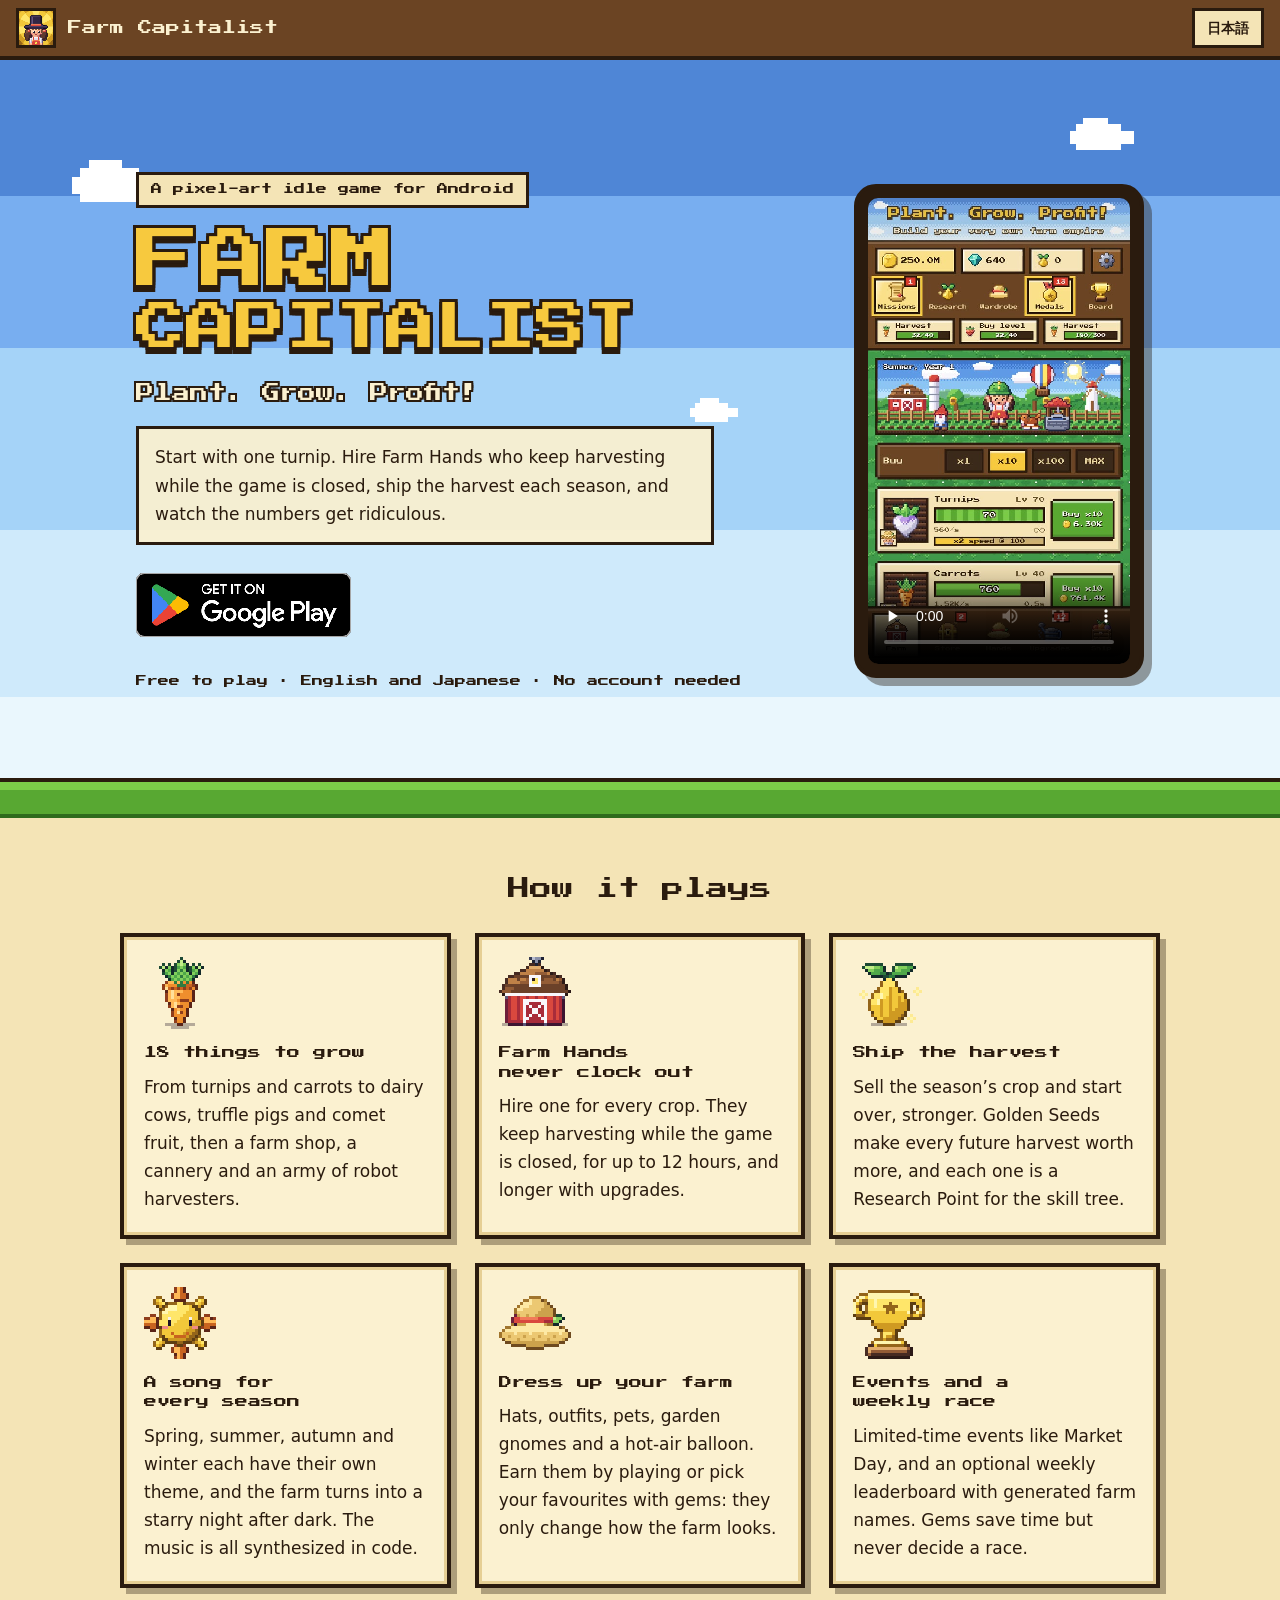
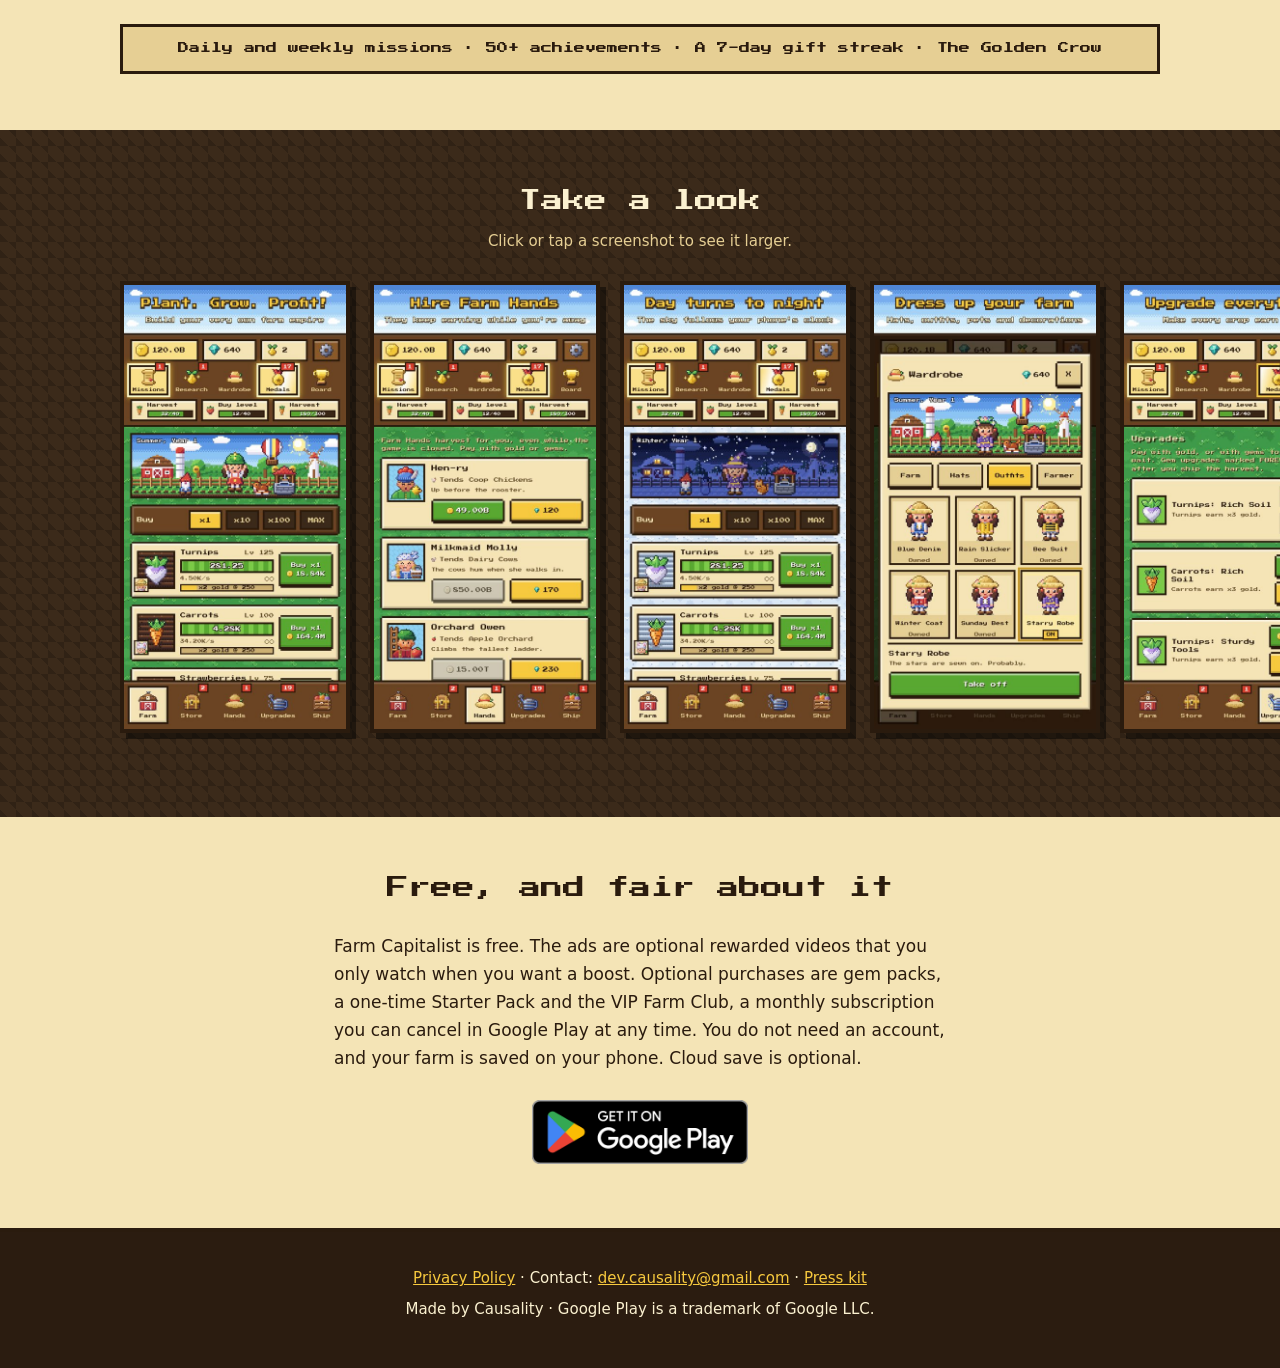
<file: index.html>
<!doctype html>
<html lang="en">
<head>
<meta charset="utf-8">
<meta name="viewport" content="width=device-width, initial-scale=1">
<title>Farm Capitalist: Idle Farming Tycoon for Android</title>
<meta name="description" content="A cozy idle farming game with 16-bit pixel art. Grow crops, hire Farm Hands, ship the harvest and start again, stronger. Free to play, in English and Japanese.">
<meta name="theme-color" content="#6b4423">
<link rel="canonical" href="https://causalityviolation.github.io/FarmCap/">
<link rel="alternate" hreflang="en" href="https://causalityviolation.github.io/FarmCap/">
<link rel="alternate" hreflang="ja" href="https://causalityviolation.github.io/FarmCap/ja.html">
<link rel="alternate" hreflang="x-default" href="https://causalityviolation.github.io/FarmCap/">
<meta property="og:type" content="website">
<meta property="og:title" content="Farm Capitalist: Idle Farming Tycoon for Android">
<meta property="og:description" content="A cozy idle farming game with 16-bit pixel art. Grow crops, hire Farm Hands, ship the harvest and start again, stronger. Free to play, in English and Japanese.">
<meta property="og:url" content="https://causalityviolation.github.io/FarmCap/">
<meta property="og:image" content="https://causalityviolation.github.io/FarmCap/assets/og.png">
<meta name="twitter:card" content="summary_large_image">
<link rel="icon" type="image/png" href="assets/icon-96.png">
<link rel="apple-touch-icon" href="assets/apple-touch-icon.png">
<script>
  /* A phone set to Japanese is sent on to ja.html; the link back adds ?lang=en so that the English page can still be read.
     With scripts off, this page is shown. */
  try {
    var l = (navigator.languages && navigator.languages[0]) || navigator.language || '';
    if (/^ja\b/i.test(l) && !/[?&]lang=en\b/.test(location.search)) location.replace('ja.html' + location.hash);
  } catch (e) {}
</script>
<link rel="stylesheet" href="assets/site.css">
<script src="assets/lightbox.js" defer></script>
</head>
<body>
<header class="top">
  <a class="brand" href="./"><img src="assets/icon-96.png" width="40" height="40" alt="">Farm Capitalist</a>
  <a class="lang" href="ja.html" hreflang="ja" lang="ja">日本語</a>
</header>

<main>
  <section class="hero">
    <div class="hero-in">
      <div class="hero-text">
        <p class="eyebrow">A pixel-art idle game for Android</p>
        <h1><span>Farm</span> <span>Capitalist</span></h1>
        <p class="tagline">Plant. Grow. Profit!</p>
        <p class="lead">Start with one turnip. Hire Farm Hands who keep harvesting while the game is closed, ship the harvest each season, and watch the numbers get ridiculous.</p>
        <p class="cta-row"><a class="badge" href="https://play.google.com/store/apps/details?id=com.causality.farmcapitalist&amp;hl=en&amp;referrer=utm_source%3Dlanding_en%26utm_medium%3Dweb%26utm_campaign%3Dlaunch"><img src="assets/google-play-badge-en.png" alt="Get it on Google Play" height="64"></a></p>
        <p class="note">Free to play · English and Japanese · No account needed</p>
      </div>
      <div class="phone">
        <video controls playsinline preload="none" poster="assets/poster-en.jpg" aria-label="Farm Capitalist trailer">
          <source src="assets/trailer-en.mp4" type="video/mp4">
        </video>
      </div>
    </div>
    <div class="grass" aria-hidden="true"></div>
  </section>

  <section class="how">
    <h2>How it plays</h2>
    <div class="cards">
      <article class="card">
        <img class="sprite" src="assets/icons/carrot.png" width="72" height="72" alt="">
        <h3>18 things to grow</h3>
        <p>From turnips and carrots to dairy cows, truffle pigs and comet fruit, then a farm shop, a cannery and an army of robot harvesters.</p>
      </article>
      <article class="card">
        <img class="sprite" src="assets/icons/barn_l.png" width="72" height="72" alt="">
        <h3>Farm Hands never clock out</h3>
        <p>Hire one for every crop. They keep harvesting while the game is closed, for up to 12 hours, and longer with upgrades.</p>
      </article>
      <article class="card">
        <img class="sprite" src="assets/icons/seed_l.png" width="72" height="72" alt="">
        <h3>Ship the harvest</h3>
        <p>Sell the season’s crop and start over, stronger. Golden Seeds make every future harvest worth more, and each one is a Research Point for the skill tree.</p>
      </article>
      <article class="card">
        <img class="sprite" src="assets/icons/sun_l.png" width="72" height="72" alt="">
        <h3>A song for every season</h3>
        <p>Spring, summer, autumn and winter each have their own theme, and the farm turns into a starry night after dark. The music is all synthesized in code.</p>
      </article>
      <article class="card">
        <img class="sprite" src="assets/icons/hat_l.png" width="72" height="72" alt="">
        <h3>Dress up your farm</h3>
        <p>Hats, outfits, pets, garden gnomes and a hot-air balloon. Earn them by playing or pick your favourites with gems: they only change how the farm looks.</p>
      </article>
      <article class="card">
        <img class="sprite" src="assets/icons/trophy_l.png" width="72" height="72" alt="">
        <h3>Events and a weekly race</h3>
        <p>Limited-time events like Market Day, and an optional weekly leaderboard with generated farm names. Gems save time but never decide a race.</p>
      </article>
    </div>
    <p class="strip">Daily and weekly missions · 50+ achievements · A 7-day gift streak · The Golden Crow</p>
  </section>

  <section class="look">
    <h2>Take a look</h2>
    <p class="hint">Click or tap a screenshot to see it larger.</p>
    <ul class="shots" tabindex="0" role="group" aria-label="Screenshots of the game. Scroll sideways to see more." data-close="Close" data-prev="Previous screenshot" data-next="Next screenshot">
        <li><a class="shot" href="assets/shots/en/01-big.png"><img src="assets/shots/en/01.jpg" width="230" height="460" loading="lazy" alt="Plant. Grow. Profit! The farm, with crops to buy and the farmer in the scene above"></a></li>
        <li><a class="shot" href="assets/shots/en/02-big.png"><img src="assets/shots/en/02.jpg" width="230" height="460" loading="lazy" alt="Hire Farm Hands: they keep earning while you are away"></a></li>
        <li><a class="shot" href="assets/shots/en/03-big.png"><img src="assets/shots/en/03.jpg" width="230" height="460" loading="lazy" alt="Day turns to night: the sky follows your phone’s clock"></a></li>
        <li><a class="shot" href="assets/shots/en/04-big.png"><img src="assets/shots/en/04.jpg" width="230" height="460" loading="lazy" alt="Dress up your farm: hats, outfits, pets and decorations"></a></li>
        <li><a class="shot" href="assets/shots/en/05-big.png"><img src="assets/shots/en/05.jpg" width="230" height="460" loading="lazy" alt="Upgrade everything: make every crop earn more"></a></li>
        <li><a class="shot" href="assets/shots/en/06-big.png"><img src="assets/shots/en/06.jpg" width="230" height="460" loading="lazy" alt="Ship the harvest: Golden Seeds boost every season"></a></li>
        <li><a class="shot" href="assets/shots/en/07-big.png"><img src="assets/shots/en/07.jpg" width="230" height="460" loading="lazy" alt="Top Farmers: race other farms every week"></a></li>
        <li><a class="shot" href="assets/shots/en/08-big.png"><img src="assets/shots/en/08.jpg" width="230" height="460" loading="lazy" alt="Missions and gifts: daily gifts, goals and chests"></a></li>
    </ul>
  </section>

  <section class="fair">
    <h2>Free, and fair about it</h2>
    <p>Farm Capitalist is free. The ads are optional rewarded videos that you only watch when you want a boost. Optional purchases are gem packs, a one-time Starter Pack and the VIP Farm Club, a monthly subscription you can cancel in Google Play at any time. You do not need an account, and your farm is saved on your phone. Cloud save is optional.</p>
    <p class="cta-row"><a class="badge" href="https://play.google.com/store/apps/details?id=com.causality.farmcapitalist&amp;hl=en&amp;referrer=utm_source%3Dlanding_en%26utm_medium%3Dweb%26utm_campaign%3Dlaunch"><img src="assets/google-play-badge-en.png" alt="Get it on Google Play" height="64"></a></p>
  </section>
</main>

<footer>
  <p><a href="https://causalityviolation.github.io/FarmCapPrivacy/">Privacy Policy</a> &middot; Contact: <a href="mailto:dev.causality@gmail.com">dev.causality@gmail.com</a> &middot; <a href="press.html">Press kit</a></p>
  <p>Made by Causality &middot; Google Play is a trademark of Google LLC.</p>
</footer>
</body>
</html>
</file>
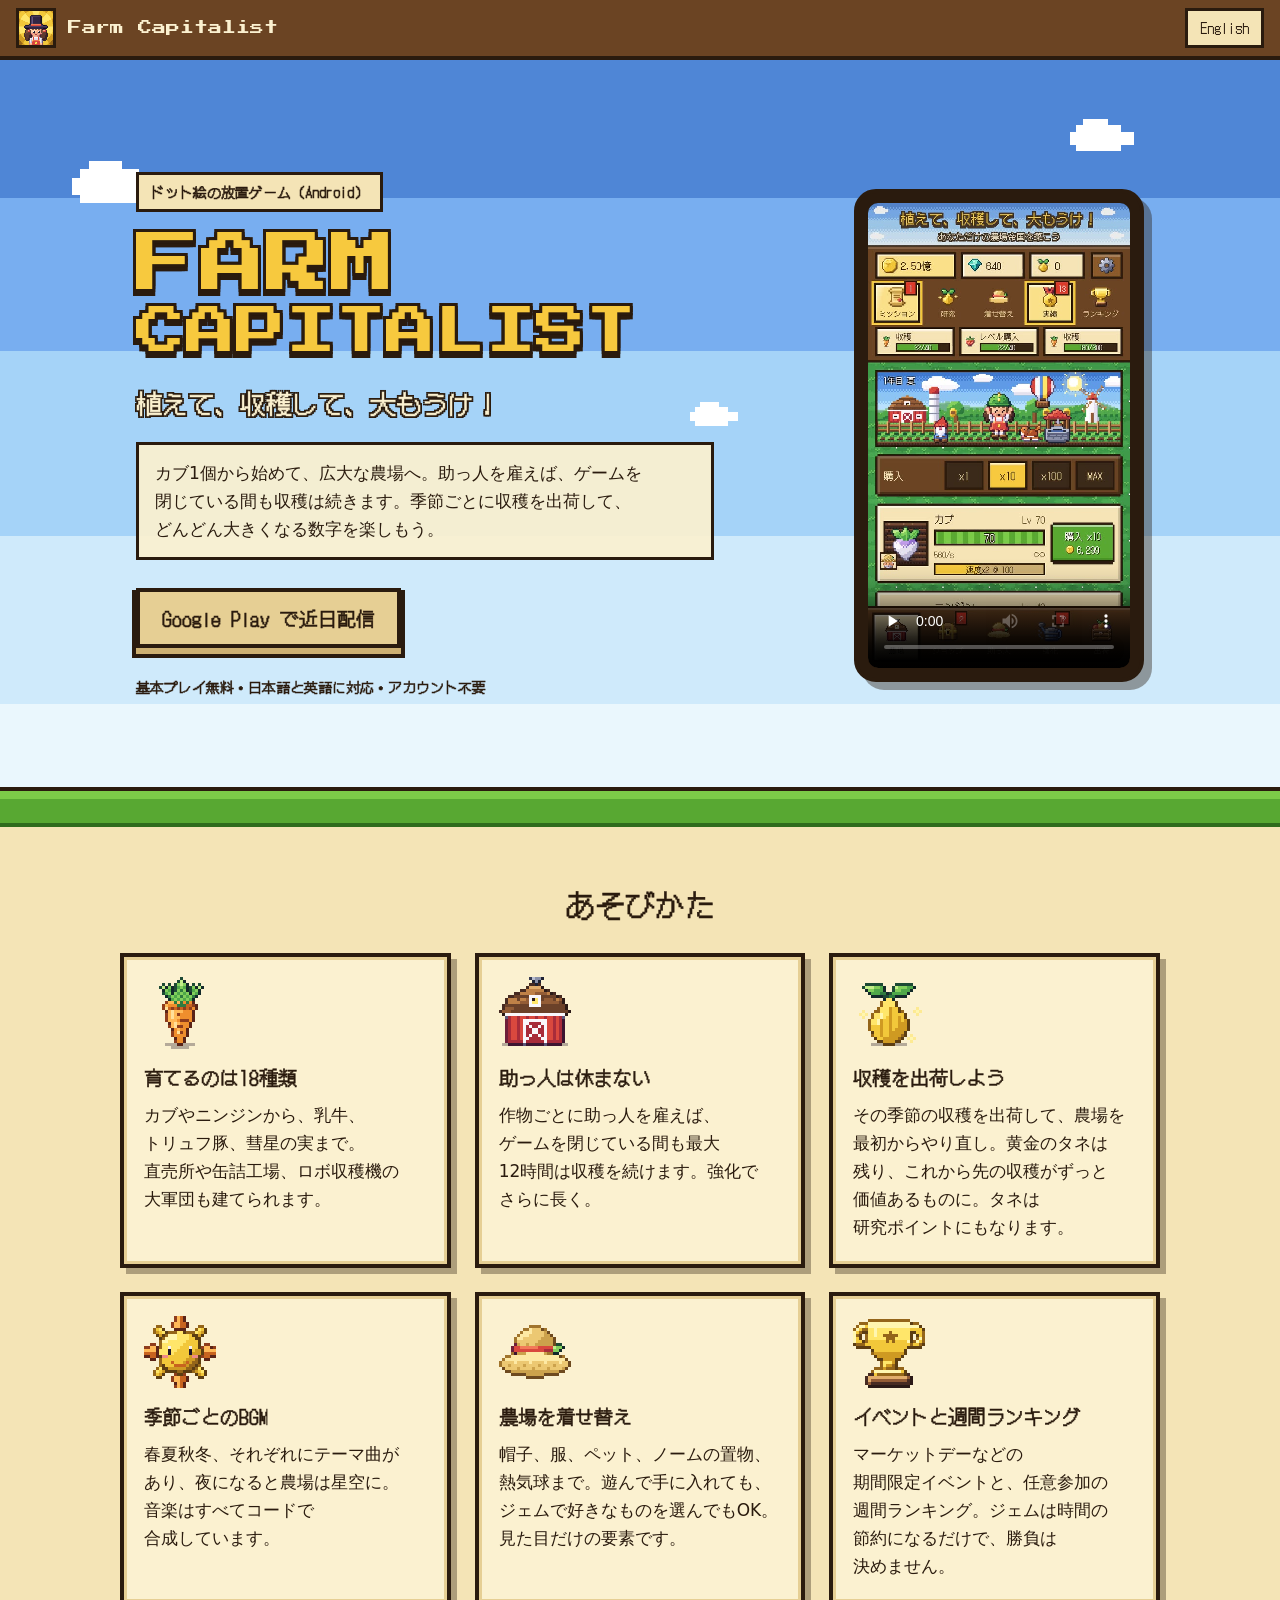
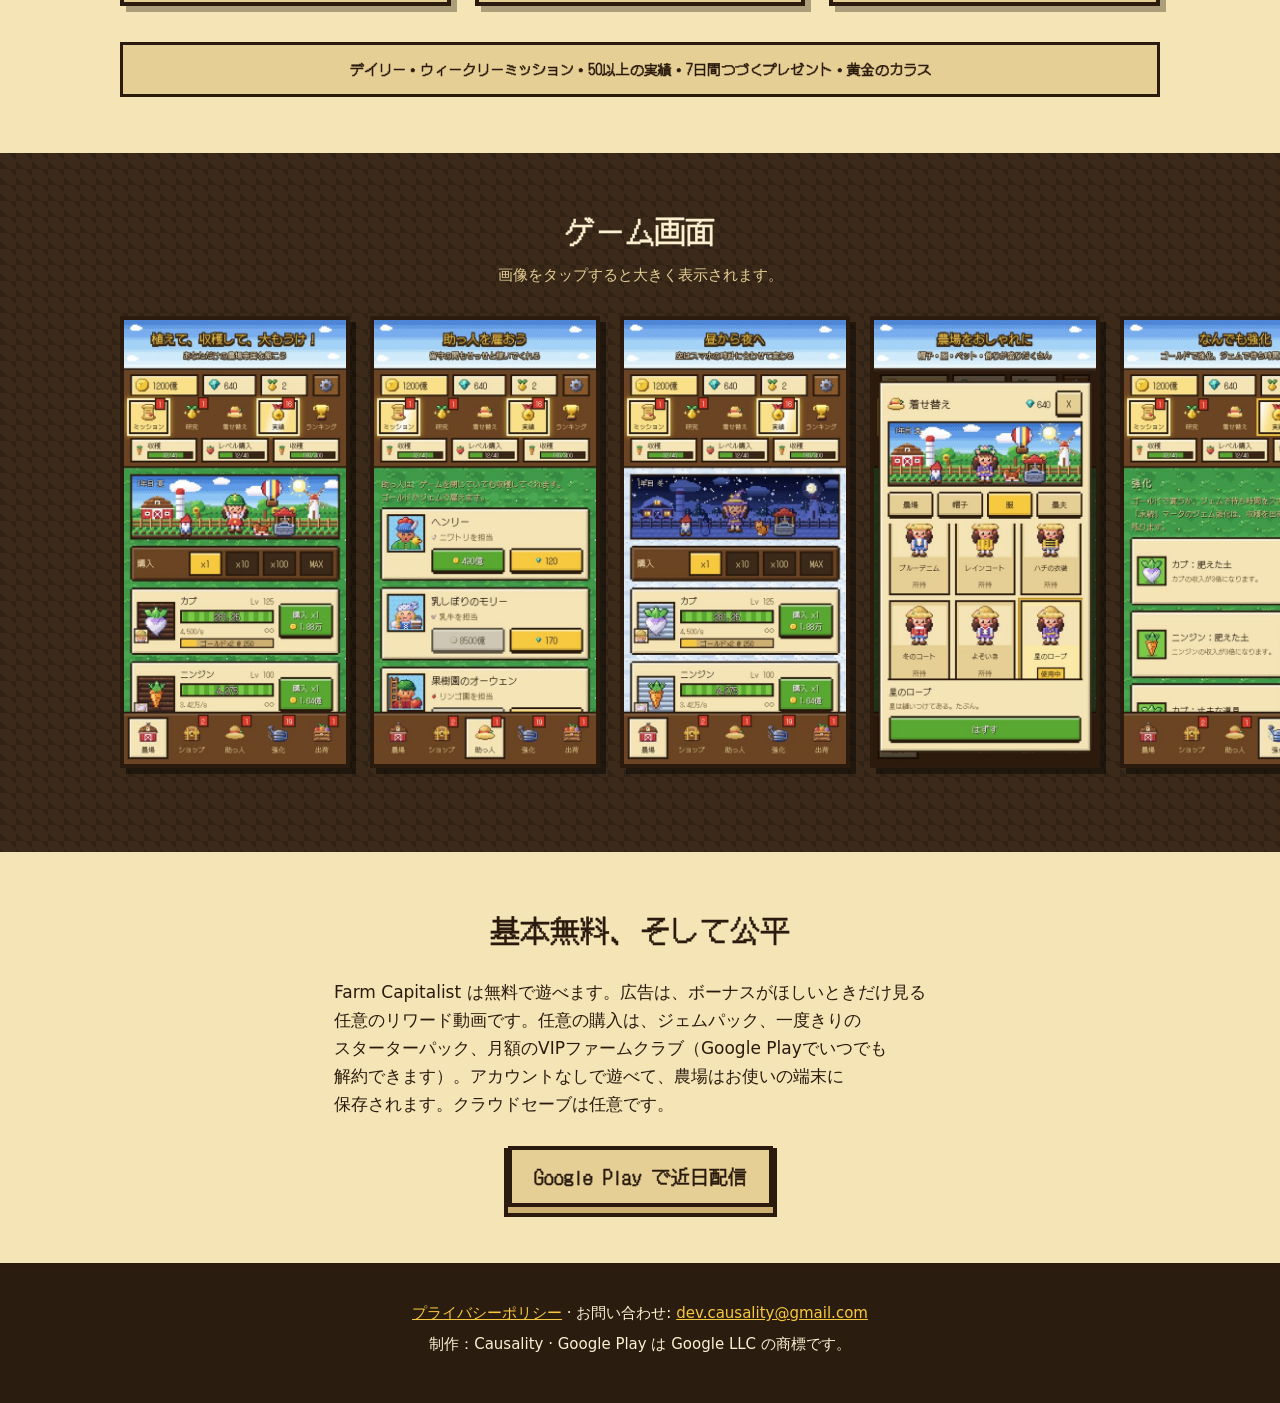
<file: ja.html>
<!doctype html>
<html lang="ja">
<head>
<meta charset="utf-8">
<meta name="viewport" content="width=device-width, initial-scale=1">
<title>Farm Capitalist: 放置農場タイクーン（Android）</title>
<meta name="description" content="ドット絵がかわいい、のんびり放置系の農場ゲーム。作物を育て、助っ人を雇い、収穫を出荷して、もっと強い農場へ。基本プレイ無料、日本語と英語に対応。">
<meta name="theme-color" content="#6b4423">
<link rel="canonical" href="https://causalityviolation.github.io/FarmCap/ja.html">
<link rel="alternate" hreflang="en" href="https://causalityviolation.github.io/FarmCap/">
<link rel="alternate" hreflang="ja" href="https://causalityviolation.github.io/FarmCap/ja.html">
<link rel="alternate" hreflang="x-default" href="https://causalityviolation.github.io/FarmCap/">
<meta property="og:type" content="website">
<meta property="og:title" content="Farm Capitalist: 放置農場タイクーン（Android）">
<meta property="og:description" content="ドット絵がかわいい、のんびり放置系の農場ゲーム。作物を育て、助っ人を雇い、収穫を出荷して、もっと強い農場へ。基本プレイ無料、日本語と英語に対応。">
<meta property="og:url" content="https://causalityviolation.github.io/FarmCap/ja.html">
<meta property="og:image" content="https://causalityviolation.github.io/FarmCap/assets/og.png">
<meta name="twitter:card" content="summary_large_image">
<link rel="icon" type="image/png" href="assets/icon-96.png">
<link rel="apple-touch-icon" href="assets/apple-touch-icon.png">
<link rel="stylesheet" href="assets/site.css">
<script src="assets/lightbox.js" defer></script>
</head>
<body>
<header class="top">
  <a class="brand" href="ja.html"><img src="assets/icon-96.png" width="40" height="40" alt="">Farm Capitalist</a>
  <a class="lang" href="./?lang=en" hreflang="en" lang="en">English</a>
</header>

<main>
  <section class="hero">
    <div class="hero-in">
      <div class="hero-text">
        <p class="eyebrow">ドット絵の放置ゲーム（Android）</p>
        <h1><span>Farm</span> <span>Capitalist</span></h1>
        <p class="tagline">植えて、収穫して、大もうけ！</p>
        <p class="lead">カブ1個から始めて、広大な農場へ。助っ人を雇えば、ゲームを閉じている間も収穫は続きます。季節ごとに収穫を出荷して、どんどん大きくなる数字を楽しもう。</p>
        <p class="cta-row"><span class="cta soon" role="note">Google Play で近日配信</span></p>
        <p class="note">基本プレイ無料・日本語と英語に対応・アカウント不要</p>
      </div>
      <div class="phone">
        <video controls playsinline preload="none" poster="assets/poster-ja.jpg" aria-label="Farm Capitalist トレーラー">
          <source src="assets/trailer-ja.mp4" type="video/mp4">
        </video>
      </div>
    </div>
    <div class="grass" aria-hidden="true"></div>
  </section>

  <section class="how">
    <h2>あそびかた</h2>
    <div class="cards">
      <article class="card">
        <img class="sprite" src="assets/icons/carrot.png" width="72" height="72" alt="">
        <h3>育てるのは18種類</h3>
        <p>カブやニンジンから、乳牛、トリュフ豚、彗星の実まで。直売所や缶詰工場、ロボ収穫機の大軍団も建てられます。</p>
      </article>
      <article class="card">
        <img class="sprite" src="assets/icons/barn_l.png" width="72" height="72" alt="">
        <h3>助っ人は休まない</h3>
        <p>作物ごとに助っ人を雇えば、ゲームを閉じている間も最大12時間は収穫を続けます。強化でさらに長く。</p>
      </article>
      <article class="card">
        <img class="sprite" src="assets/icons/seed_l.png" width="72" height="72" alt="">
        <h3>収穫を出荷しよう</h3>
        <p>その季節の収穫を出荷して、農場を最初からやり直し。黄金のタネは残り、これから先の収穫がずっと価値あるものに。タネは研究ポイントにもなります。</p>
      </article>
      <article class="card">
        <img class="sprite" src="assets/icons/sun_l.png" width="72" height="72" alt="">
        <h3>季節ごとのBGM</h3>
        <p>春夏秋冬、それぞれにテーマ曲があり、夜になると農場は星空に。音楽はすべてコードで合成しています。</p>
      </article>
      <article class="card">
        <img class="sprite" src="assets/icons/hat_l.png" width="72" height="72" alt="">
        <h3>農場を着せ替え</h3>
        <p>帽子、服、ペット、ノームの置物、熱気球まで。遊んで手に入れても、ジェムで好きなものを選んでもOK。見た目だけの要素です。</p>
      </article>
      <article class="card">
        <img class="sprite" src="assets/icons/trophy_l.png" width="72" height="72" alt="">
        <h3>イベントと週間ランキング</h3>
        <p>マーケットデーなどの期間限定イベントと、任意参加の週間ランキング。ジェムは時間の節約になるだけで、勝負は決めません。</p>
      </article>
    </div>
    <p class="strip">デイリー・ウィークリーミッション・50以上の実績・7日間つづくプレゼント・黄金のカラス</p>
  </section>

  <section class="look">
    <h2>ゲーム画面</h2>
    <p class="hint">画像をタップすると大きく表示されます。</p>
    <ul class="shots" tabindex="0" role="group" aria-label="ゲームのスクリーンショット。横にスクロールすると続きが見られます。" data-close="閉じる" data-prev="前の画像" data-next="次の画像">
        <li><a class="shot" href="assets/shots/ja/01-big.png"><img src="assets/shots/ja/01.jpg" width="230" height="460" loading="lazy" alt="植えて、収穫して、大もうけ！ 買える作物と、上の景色の中の農夫"></a></li>
        <li><a class="shot" href="assets/shots/ja/02-big.png"><img src="assets/shots/ja/02.jpg" width="230" height="460" loading="lazy" alt="助っ人を雇おう：留守の間もせっせと稼いでくれる"></a></li>
        <li><a class="shot" href="assets/shots/ja/03-big.png"><img src="assets/shots/ja/03.jpg" width="230" height="460" loading="lazy" alt="昼から夜へ：空はスマホの時計に合わせて変わる"></a></li>
        <li><a class="shot" href="assets/shots/ja/04-big.png"><img src="assets/shots/ja/04.jpg" width="230" height="460" loading="lazy" alt="農場をおしゃれに：帽子・服・ペット・飾りが盛りだくさん"></a></li>
        <li><a class="shot" href="assets/shots/ja/05-big.png"><img src="assets/shots/ja/05.jpg" width="230" height="460" loading="lazy" alt="なんでも強化：ゴールドで強化、ジェムで待ち時間スキップ"></a></li>
        <li><a class="shot" href="assets/shots/ja/06-big.png"><img src="assets/shots/ja/06.jpg" width="230" height="460" loading="lazy" alt="収穫を出荷：黄金のタネで、次のシーズンはもっと豊かに"></a></li>
        <li><a class="shot" href="assets/shots/ja/07-big.png"><img src="assets/shots/ja/07.jpg" width="230" height="460" loading="lazy" alt="トップ農家：毎週ほかの農場と競争"></a></li>
        <li><a class="shot" href="assets/shots/ja/08-big.png"><img src="assets/shots/ja/08.jpg" width="230" height="460" loading="lazy" alt="ミッションとギフト：毎日のプレゼントや目標、宝箱"></a></li>
    </ul>
  </section>

  <section class="fair">
    <h2>基本無料、そして公平</h2>
    <p>Farm Capitalist は無料で遊べます。広告は、ボーナスがほしいときだけ見る任意のリワード動画です。任意の購入は、ジェムパック、一度きりのスターターパック、月額のVIPファームクラブ（Google Playでいつでも解約できます）。アカウントなしで遊べて、農場はお使いの端末に保存されます。クラウドセーブは任意です。</p>
    <p class="cta-row"><span class="cta soon" role="note">Google Play で近日配信</span></p>
  </section>
</main>

<footer>
  <p><a href="https://causalityviolation.github.io/FarmCapPrivacy/ja.html">プライバシーポリシー</a> &middot; お問い合わせ: <a href="mailto:dev.causality@gmail.com">dev.causality@gmail.com</a></p>
  <p>制作：Causality &middot; Google Play は Google LLC の商標です。</p>
</footer>
</body>
</html>
</file>
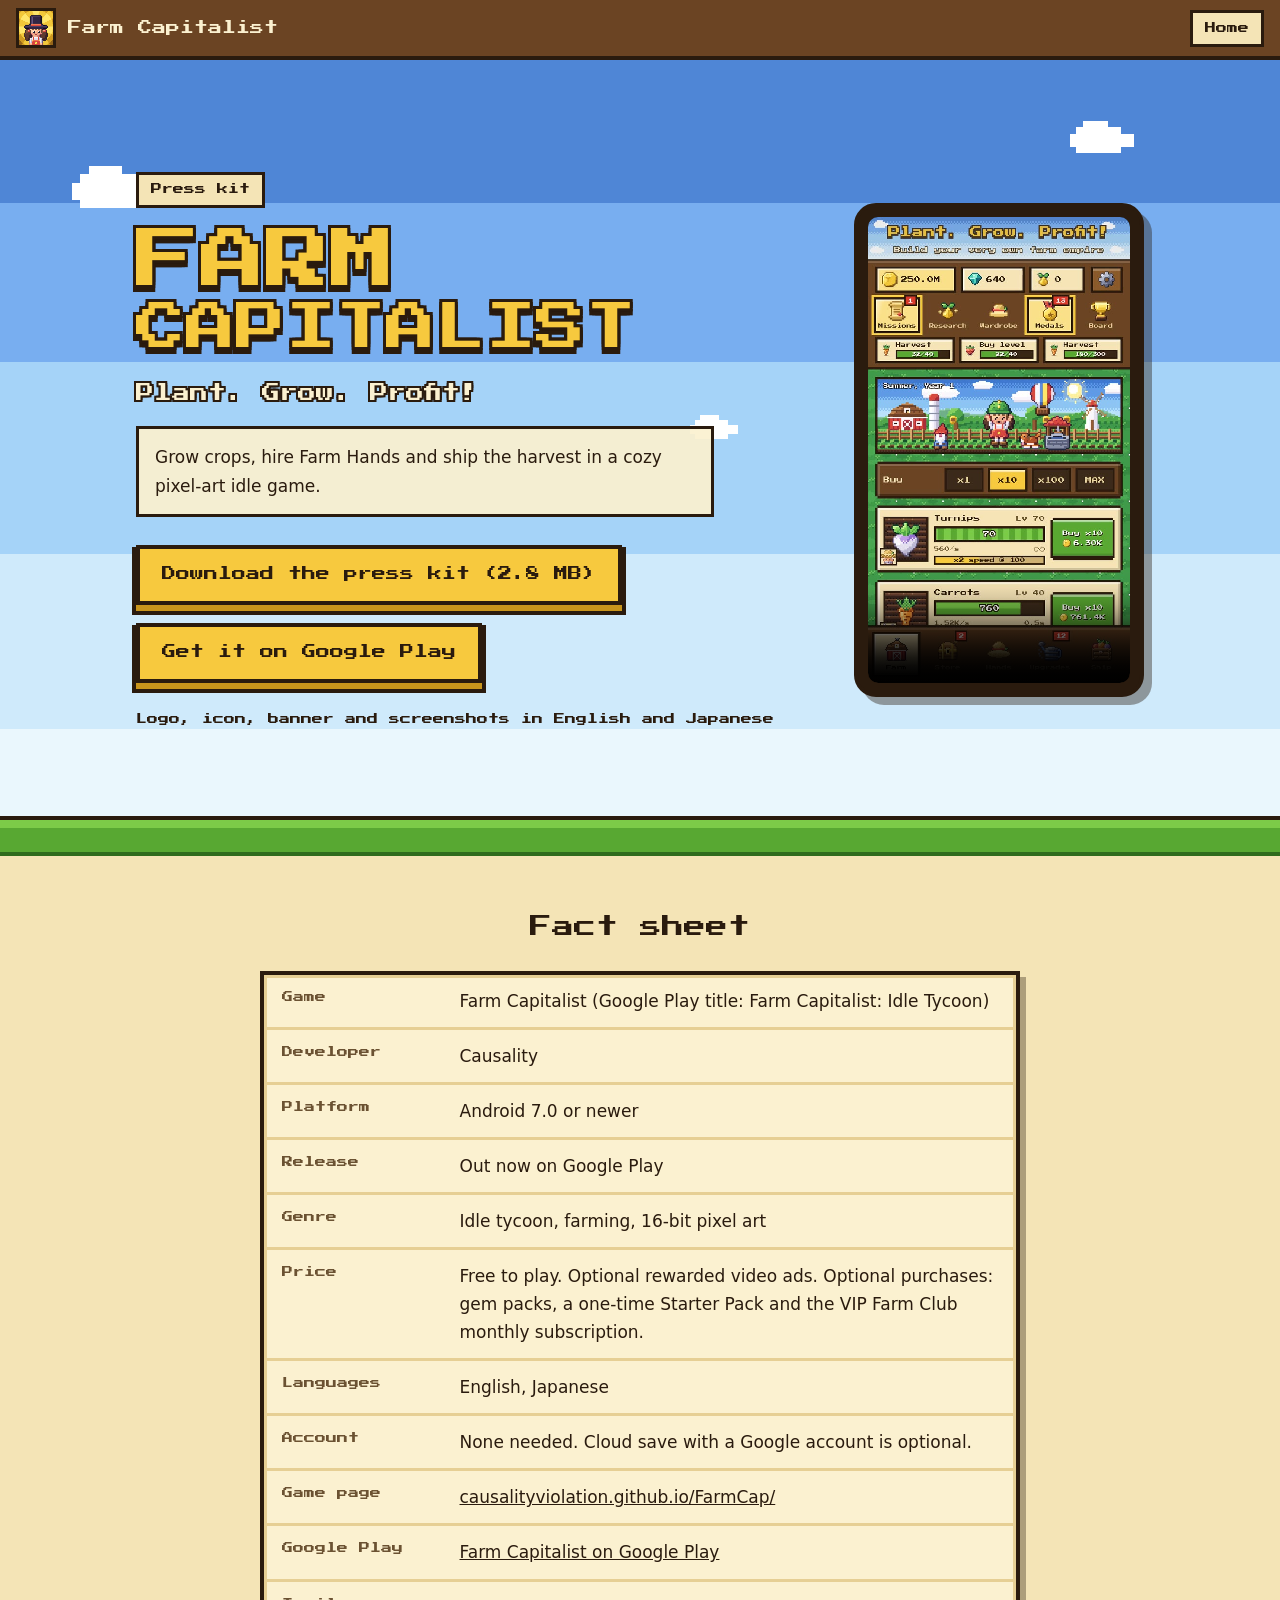
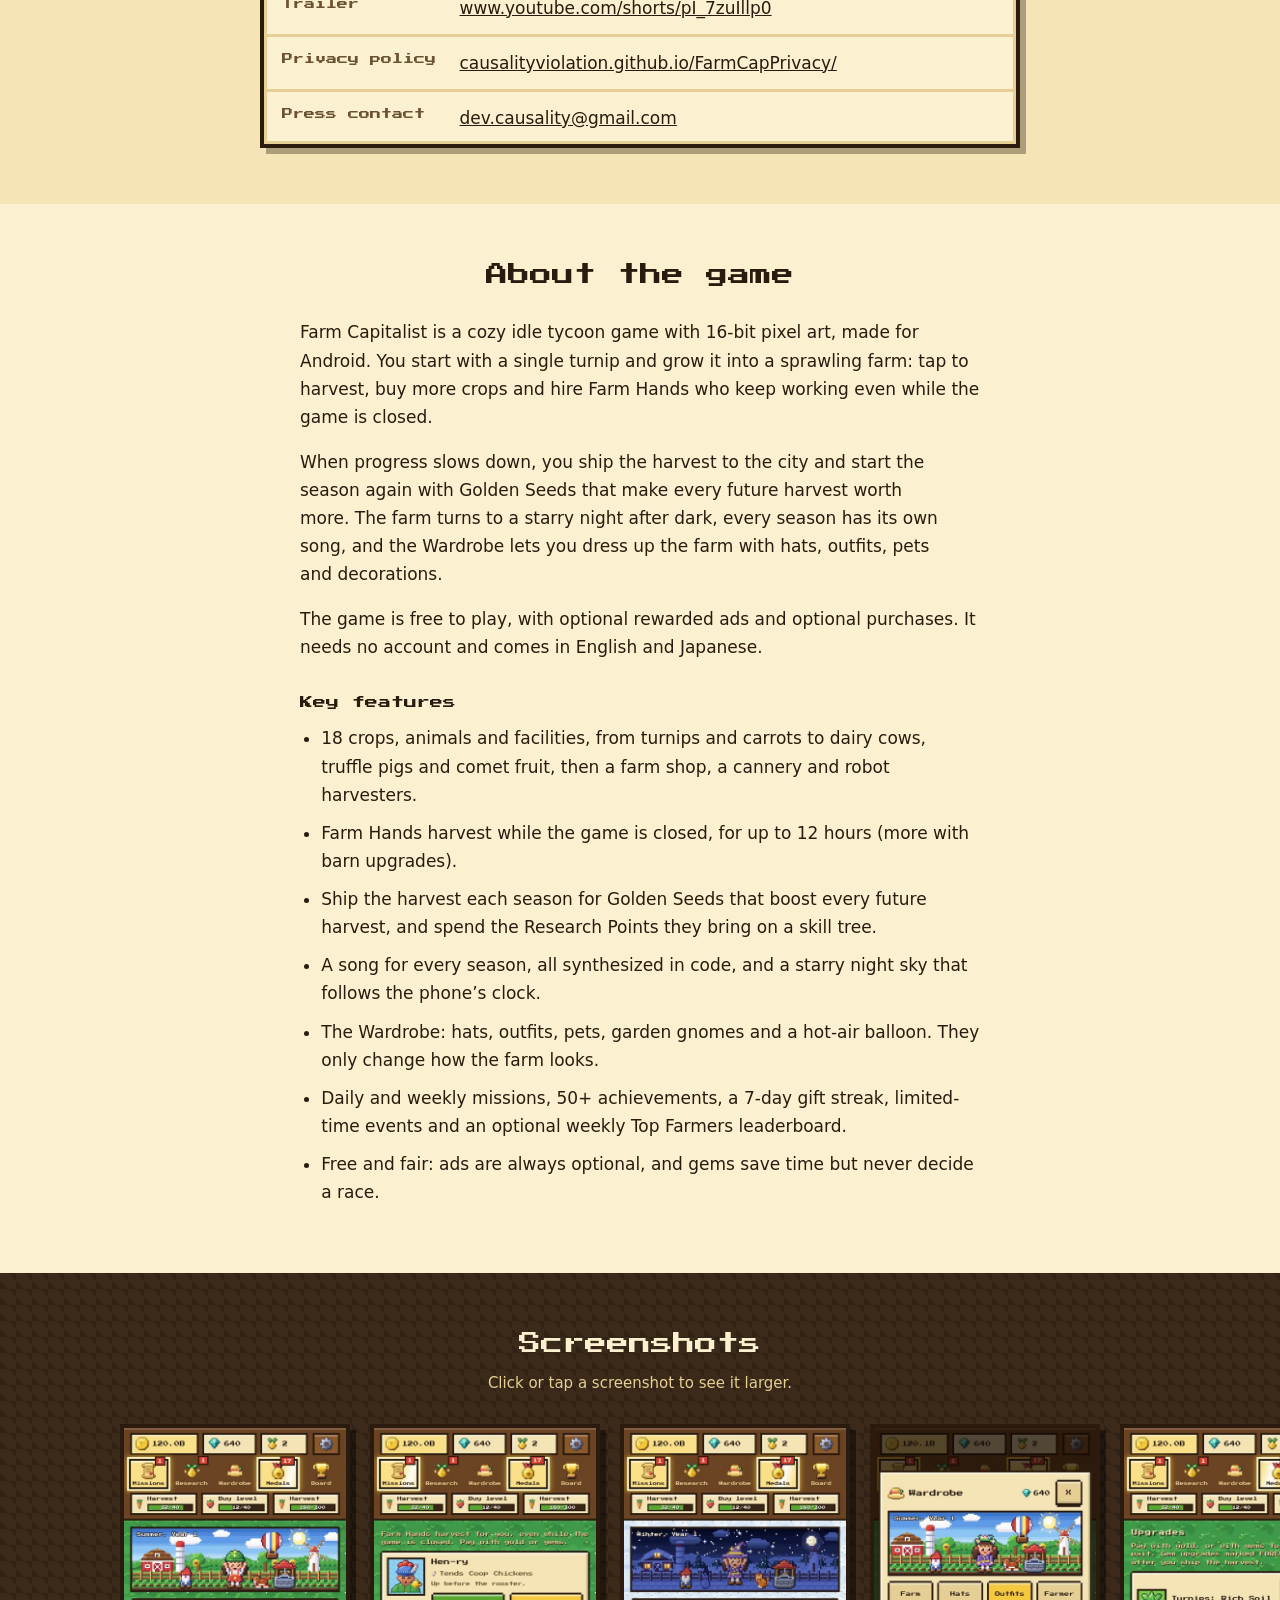
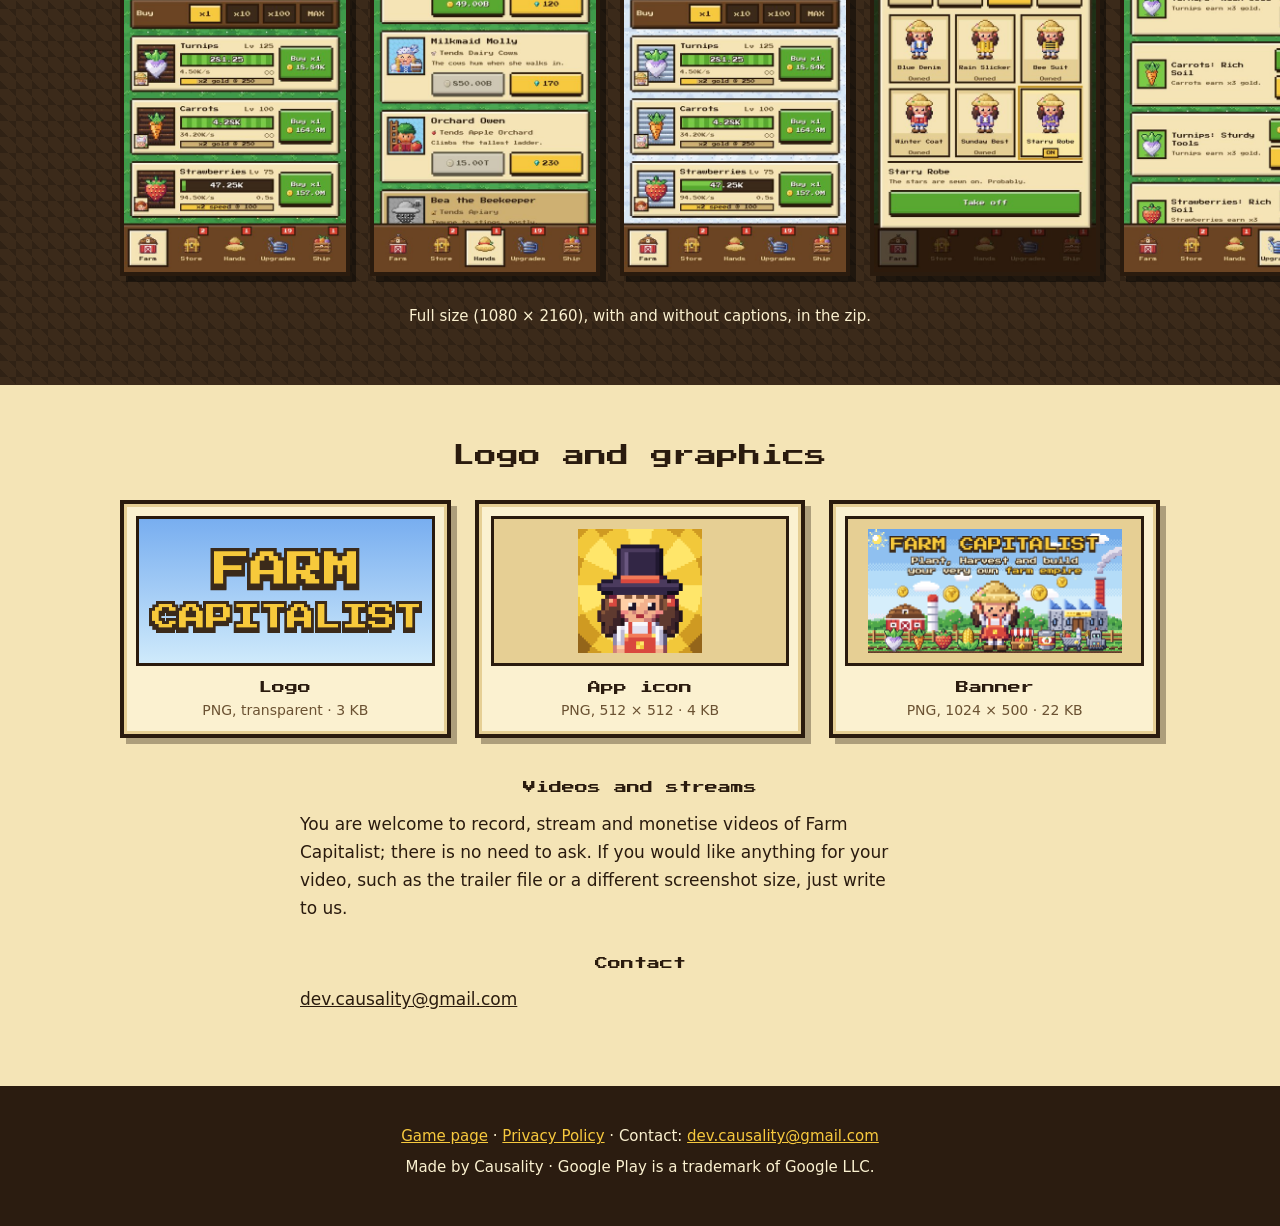
<file: press.html>
<!doctype html>
<html lang="en">
<head>
<meta charset="utf-8">
<meta name="viewport" content="width=device-width, initial-scale=1">
<title>Farm Capitalist press kit</title>
<meta name="description" content="Press kit for Farm Capitalist, a pixel-art idle farming game for Android: fact sheet, description, screenshots, logo and trailer.">
<meta name="theme-color" content="#6b4423">
<link rel="canonical" href="https://causalityviolation.github.io/FarmCap/press.html">
<meta property="og:type" content="website">
<meta property="og:title" content="Farm Capitalist press kit">
<meta property="og:description" content="Press kit for Farm Capitalist, a pixel-art idle farming game for Android: fact sheet, description, screenshots, logo and trailer.">
<meta property="og:url" content="https://causalityviolation.github.io/FarmCap/press.html">
<meta property="og:image" content="https://causalityviolation.github.io/FarmCap/assets/og.png">
<meta name="twitter:card" content="summary_large_image">
<link rel="icon" type="image/png" href="assets/icon-96.png">
<link rel="apple-touch-icon" href="assets/apple-touch-icon.png">
<link rel="stylesheet" href="assets/site.css">
<script src="assets/lightbox.js" defer></script>
</head>
<body>
<header class="top">
  <a class="brand" href="./"><img src="assets/icon-96.png" width="40" height="40" alt="">Farm Capitalist</a>
  <a class="lang" href="./">Home</a>
</header>

<main>
  <section class="hero">
    <div class="hero-in">
      <div class="hero-text">
        <p class="eyebrow">Press kit</p>
        <h1><span>Farm</span> <span>Capitalist</span></h1>
        <p class="tagline">Plant. Grow. Profit!</p>
        <p class="lead">Grow crops, hire Farm Hands and ship the harvest in a cozy pixel-art idle game.</p>
        <p class="cta-row"><a class="cta" href="press/farm-capitalist-press-kit.zip" download>Download the press kit (2.8 MB)</a></p>
        <p class="cta-row more"><a class="cta" href="https://play.google.com/store/apps/details?id=com.causality.farmcapitalist&amp;hl=en&amp;referrer=utm_source%3Dlanding_en%26utm_medium%3Dweb%26utm_campaign%3Dlaunch">Get it on Google Play</a></p>
        <p class="note">Logo, icon, banner and screenshots in English and Japanese</p>
      </div>
      <div class="phone">
        <video controls playsinline preload="none" poster="assets/poster-en.jpg" aria-label="Farm Capitalist trailer">
          <source src="assets/trailer-en.mp4" type="video/mp4">
        </video>
      </div>
    </div>
    <div class="grass" aria-hidden="true"></div>
  </section>

  <section class="how">
    <h2>Fact sheet</h2>
    <dl class="facts">
      <div><dt>Game</dt><dd>Farm Capitalist (Google Play title: Farm Capitalist: Idle Tycoon)</dd></div>
      <div><dt>Developer</dt><dd>Causality</dd></div>
      <div><dt>Platform</dt><dd>Android 7.0 or newer</dd></div>
      <div><dt>Release</dt><dd>Out now on Google Play</dd></div>
      <div><dt>Genre</dt><dd>Idle tycoon, farming, 16-bit pixel art</dd></div>
      <div><dt>Price</dt><dd>Free to play. Optional rewarded video ads. Optional purchases: gem packs, a one-time Starter Pack and the VIP Farm Club monthly subscription.</dd></div>
      <div><dt>Languages</dt><dd>English, Japanese</dd></div>
      <div><dt>Account</dt><dd>None needed. Cloud save with a Google account is optional.</dd></div>
      <div><dt>Game page</dt><dd><a href="https://causalityviolation.github.io/FarmCap/">causalityviolation.github.io/FarmCap/</a></dd></div>
      <div><dt>Google Play</dt><dd><a href="https://play.google.com/store/apps/details?id=com.causality.farmcapitalist&amp;hl=en&amp;referrer=utm_source%3Dlanding_en%26utm_medium%3Dweb%26utm_campaign%3Dlaunch">Farm Capitalist on Google Play</a></dd></div>
      <div><dt>Trailer</dt><dd><a href="https://www.youtube.com/shorts/pI_7zuIllp0">www.youtube.com/shorts/pI_7zuIllp0</a></dd></div>
      <div><dt>Privacy policy</dt><dd><a href="https://causalityviolation.github.io/FarmCapPrivacy/">causalityviolation.github.io/FarmCapPrivacy/</a></dd></div>
      <div><dt>Press contact</dt><dd><a href="mailto:dev.causality@gmail.com">dev.causality@gmail.com</a></dd></div>
    </dl>
  </section>

  <section class="about">
    <h2>About the game</h2>
    <div class="prose">
    <p>Farm Capitalist is a cozy idle tycoon game with 16-bit pixel art, made for Android. You start with a single turnip and grow it into a sprawling farm: tap to harvest, buy more crops and hire Farm Hands who keep working even while the game is closed.</p>
    <p>When progress slows down, you ship the harvest to the city and start the season again with Golden Seeds that make every future harvest worth more. The farm turns to a starry night after dark, every season has its own song, and the Wardrobe lets you dress up the farm with hats, outfits, pets and decorations.</p>
    <p>The game is free to play, with optional rewarded ads and optional purchases. It needs no account and comes in English and Japanese.</p>
      <h3>Key features</h3>
      <ul>
      <li>18 crops, animals and facilities, from turnips and carrots to dairy cows, truffle pigs and comet fruit, then a farm shop, a cannery and robot harvesters.</li>
      <li>Farm Hands harvest while the game is closed, for up to 12 hours (more with barn upgrades).</li>
      <li>Ship the harvest each season for Golden Seeds that boost every future harvest, and spend the Research Points they bring on a skill tree.</li>
      <li>A song for every season, all synthesized in code, and a starry night sky that follows the phone’s clock.</li>
      <li>The Wardrobe: hats, outfits, pets, garden gnomes and a hot-air balloon. They only change how the farm looks.</li>
      <li>Daily and weekly missions, 50+ achievements, a 7-day gift streak, limited-time events and an optional weekly Top Farmers leaderboard.</li>
      <li>Free and fair: ads are always optional, and gems save time but never decide a race.</li>
      </ul>
    </div>
  </section>

  <section class="look">
    <h2>Screenshots</h2>
    <p class="hint">Click or tap a screenshot to see it larger.</p>
    <ul class="shots" tabindex="0" role="group" aria-label="Screenshots of the game. Scroll sideways to see more." data-close="Close" data-prev="Previous screenshot" data-next="Next screenshot">
        <li><a class="shot" href="assets/shots/plain/01-big.png"><img src="assets/shots/plain/01.jpg" width="230" height="460" loading="lazy" alt="Plant. Grow. Profit! The farm, with crops to buy and the farmer in the scene above"></a></li>
        <li><a class="shot" href="assets/shots/plain/02-big.png"><img src="assets/shots/plain/02.jpg" width="230" height="460" loading="lazy" alt="Hire Farm Hands: they keep earning while you are away"></a></li>
        <li><a class="shot" href="assets/shots/plain/03-big.png"><img src="assets/shots/plain/03.jpg" width="230" height="460" loading="lazy" alt="Day turns to night: the sky follows your phone’s clock"></a></li>
        <li><a class="shot" href="assets/shots/plain/04-big.png"><img src="assets/shots/plain/04.jpg" width="230" height="460" loading="lazy" alt="Dress up your farm: hats, outfits, pets and decorations"></a></li>
        <li><a class="shot" href="assets/shots/plain/05-big.png"><img src="assets/shots/plain/05.jpg" width="230" height="460" loading="lazy" alt="Upgrade everything: make every crop earn more"></a></li>
        <li><a class="shot" href="assets/shots/plain/06-big.png"><img src="assets/shots/plain/06.jpg" width="230" height="460" loading="lazy" alt="Ship the harvest: Golden Seeds boost every season"></a></li>
        <li><a class="shot" href="assets/shots/plain/07-big.png"><img src="assets/shots/plain/07.jpg" width="230" height="460" loading="lazy" alt="Top Farmers: race other farms every week"></a></li>
        <li><a class="shot" href="assets/shots/plain/08-big.png"><img src="assets/shots/plain/08.jpg" width="230" height="460" loading="lazy" alt="Missions and gifts: daily gifts, goals and chests"></a></li>
    </ul>
    <p class="after">Full size (1080 × 2160), with and without captions, in the zip.</p>
  </section>

  <section class="fair">
    <h2>Logo and graphics</h2>
    <ul class="downloads">
      <li><a href="press/logo.png" download><span class="tile sky"><img src="press/logo.png" width="968" height="304" alt="Farm Capitalist logo" style="aspect-ratio: 968 / 304"></span><b>Logo</b><small>PNG, transparent · 3 KB</small></a></li>
      <li><a href="press/icon-512.png" download><span class="tile"><img src="press/icon-512.png" width="512" height="512" alt="Farm Capitalist app icon"></span><b>App icon</b><small>PNG, 512 × 512 · 4 KB</small></a></li>
      <li><a href="press/feature-graphic-1024x500.png" download><span class="tile"><img src="press/feature-graphic-1024x500.png" width="1024" height="500" alt="Farm Capitalist banner"></span><b>Banner</b><small>PNG, 1024 × 500 · 22 KB</small></a></li>
    </ul>
    <div class="prose">
      <h3>Videos and streams</h3>
      <p>You are welcome to record, stream and monetise videos of Farm Capitalist; there is no need to ask. If you would like anything for your video, such as the trailer file or a different screenshot size, just write to us.</p>
      <h3>Contact</h3>
      <p><a href="mailto:dev.causality@gmail.com">dev.causality@gmail.com</a></p>
    </div>
  </section>
</main>

<footer>
  <p><a href="./">Game page</a> &middot; <a href="https://causalityviolation.github.io/FarmCapPrivacy/">Privacy Policy</a> &middot; Contact: <a href="mailto:dev.causality@gmail.com">dev.causality@gmail.com</a></p>
  <p>Made by Causality &middot; Google Play is a trademark of Google LLC.</p>
</footer>
</body>
</html>
</file>
<file: assets/site.css>
/* Farm Capitalist landing page. Colours and edges follow the game: wood, parchment, gold, 3-4 px dark outlines. */
@font-face { font-family: 'Press Start 2P'; font-style: normal; font-weight: 400; font-display: swap; src: url('fonts/press-start-2p-latin.woff2') format('woff2'); }
@font-face { font-family: 'DotGothic16'; font-style: normal; font-weight: 400; font-display: swap; src: url('fonts/dotgothic16-landing.woff2') format('woff2'); }

:root {
  color-scheme: light;
  --ink: #2a1b0e; --ink-soft: #6b5232;
  --wood-900: #2b1c10; --wood-800: #3b2a1a; --wood-600: #6b4423;
  --parch: #f4e4b6; --parch-2: #e6cf94; --parch-3: #cdb072; --cream: #fbf1d0;
  --gold: #f7c93e; --gold-d: #c9951c;
  --grass-1: #7ccb48; --grass-2: #58a832; --grass-4: #2f6b1d;
  --logo: 'Press Start 2P', ui-monospace, 'Courier New', monospace;
  --display: var(--logo);
  --body: system-ui, -apple-system, 'Segoe UI', Roboto, sans-serif;
  --h1: clamp(24px, 7.4vw, 50px); --tag: clamp(13px, 3.6vw, 18px); --h2: clamp(16px, 4.4vw, 22px); --h3: 13px; --btn: 14px; --small: 11px;
}
:root[lang='ja'] {
  --display: 'DotGothic16', 'Press Start 2P', sans-serif;
  --body: system-ui, -apple-system, 'Hiragino Sans', 'Yu Gothic UI', 'Noto Sans JP', sans-serif;
  --tag: clamp(18px, 5vw, 26px); --h2: clamp(22px, 6vw, 30px); --h3: 19px; --btn: 19px; --small: 14px;
  word-break: auto-phrase; line-break: strict;
}
* { box-sizing: border-box; }
html { scroll-behavior: smooth; }
@media (prefers-reduced-motion: reduce) { html { scroll-behavior: auto; } }
body { margin: 0; background: var(--wood-900); color: var(--ink); font: 17px/1.65 var(--body); -webkit-text-size-adjust: 100%; }
img { max-width: 100%; }
p { text-wrap: pretty; }
h2, h3 { text-wrap: balance; }
/* DotGothic16 is thin next to Press Start 2P: a half-pixel stroke gives its headings the same weight */
:root[lang='ja'] :is(h2, h3, .cta, .eyebrow, .note, .strip, .tagline) { -webkit-text-stroke: 0.5px currentColor; }
a { color: inherit; }
:focus-visible { outline: 4px solid var(--gold); outline-offset: 3px; }

/* The same flat wood as the game's top bar */
.top { display: flex; align-items: center; justify-content: space-between; gap: 12px; padding: 8px 16px; background: var(--wood-600); border-bottom: 4px solid var(--ink); color: var(--cream); }
.brand { display: inline-flex; align-items: center; gap: 12px; white-space: nowrap; font: 14px/1 var(--logo); text-decoration: none; }
.brand img { image-rendering: pixelated; border: 3px solid var(--ink); }
.lang { font: var(--small)/1 var(--display); text-decoration: none; padding: 10px 12px; white-space: nowrap; border: 3px solid var(--ink); background: var(--parch); color: var(--ink); }
.lang:hover { background: var(--gold); }
.lang[lang='ja'] { font-family: var(--body); font-weight: 700; font-size: 14px; }

/* Hero: the sky, a few clouds, the grass */
.hero { position: relative; background:
    url('cloud.svg') no-repeat 6% 14% / 84px,
    url('cloud.svg') no-repeat 88% 8% / 64px,
    url('cloud.svg') no-repeat 56% 46% / 48px,
    linear-gradient(180deg, #4f86d6 0 18%, #78aef0 18% 38%, #a5d3f8 38% 62%, #cfeafb 62% 84%, #eaf7fd 84% 100%);
  image-rendering: pixelated; }
.hero-in { display: grid; gap: 32px; align-items: center; max-width: 1040px; margin: 0 auto; padding: 40px 16px 72px; }
.hero-text { min-width: 0; text-align: center; }
.eyebrow { display: inline-block; margin: 0 0 20px; padding: 8px 12px; background: var(--parch); border: 3px solid var(--ink); font: var(--small)/1.3 var(--display); }
h1 { margin: 0; display: flex; flex-direction: column; align-items: center; gap: 10px; font: var(--h1)/1 var(--logo); color: var(--gold); text-transform: uppercase;
  text-shadow: 3px 0 0 var(--ink), -3px 0 0 var(--ink), 0 3px 0 var(--ink), 0 -3px 0 var(--ink), 3px 3px 0 var(--ink), -3px -3px 0 var(--ink), 3px -3px 0 var(--ink), -3px 3px 0 var(--ink), 0 7px 0 var(--ink), 3px 7px 0 var(--ink), -3px 7px 0 var(--ink); }
h1 span:first-child { font-size: 1.3em; }
.tagline { margin: 28px 0 0; font: var(--tag)/1.4 var(--display); color: var(--cream);
  text-shadow: 2px 0 0 var(--ink), -2px 0 0 var(--ink), 0 2px 0 var(--ink), 0 -2px 0 var(--ink), 2px 2px 0 var(--ink), -2px -2px 0 var(--ink), 2px -2px 0 var(--ink), -2px 2px 0 var(--ink); }
.lead { max-width: 34em; margin: 20px auto 0; padding: 14px 16px; background: rgba(251, 241, 208, 0.92); border: 3px solid var(--ink); text-align: left; }
.cta-row { margin: 28px 0 0; }
.cta, .badge { display: inline-flex; align-items: center; justify-content: center; text-decoration: none; }
.cta { gap: 12px; min-height: 60px; padding: 14px 22px; background: var(--gold); color: var(--ink); font: var(--btn)/1.3 var(--display); border: 4px solid var(--ink); box-shadow: 0 6px 0 var(--gold-d), 0 6px 0 4px var(--ink); }
a.cta:hover { background: #ffdf70; }
a.cta:active { transform: translateY(4px); box-shadow: 0 2px 0 var(--gold-d), 0 2px 0 4px var(--ink); }
.cta.soon { background: var(--parch-2); box-shadow: 0 6px 0 var(--parch-3), 0 6px 0 4px var(--ink); }
.note { margin: 28px 0 0; font: var(--small)/1.6 var(--display); color: var(--ink); }

.phone { justify-self: center; width: min(78vw, 290px); padding: 10px; background: var(--ink); border: 4px solid var(--ink); border-radius: 22px; box-shadow: 8px 8px 0 rgba(42, 27, 14, 0.4); }
.phone video { display: block; width: 100%; aspect-ratio: 9 / 16; background: #000; border-radius: 10px; }
.grass { position: absolute; left: 0; right: 0; bottom: 0; height: 40px; background: linear-gradient(180deg, var(--grass-1) 0 8px, var(--grass-2) 8px 32px, var(--grass-4) 32px 100%); border-top: 4px solid var(--ink); }

h2 { margin: 0 0 28px; font: var(--h2)/1.4 var(--display); text-align: center; }
section { padding: 56px 16px; }
.how { background: var(--parch); }
.how h2 { color: var(--ink); }
.cards { display: grid; grid-template-columns: repeat(auto-fit, minmax(min(100%, 290px), 1fr)); gap: 24px; max-width: 1040px; margin: 0 auto; }
.card { padding: 20px 20px 22px; background: var(--cream); border: 4px solid var(--ink); box-shadow: inset 0 0 0 3px var(--parch-2), 6px 6px 0 rgba(42, 27, 14, 0.35); }
.sprite { display: block; width: 72px; height: 72px; margin: 0 0 14px; image-rendering: pixelated; }
.card h3 { margin: 0 0 10px; font: var(--h3)/1.5 var(--display); }
.card p { margin: 0; }
.strip { max-width: 1040px; margin: 36px auto 0; padding: 12px 16px; background: var(--parch-2); border: 3px solid var(--ink); text-align: center; font: var(--small)/1.8 var(--display); }

.look { padding-left: 0; padding-right: 0; color: var(--cream); background:
    linear-gradient(45deg, rgba(0, 0, 0, 0.18) 25%, transparent 25%, transparent 75%, rgba(0, 0, 0, 0.18) 75%) 0 0 / 16px 16px, var(--wood-800); }
.shots { display: flex; gap: 20px; margin: 0; padding: 8px max(16px, calc(50vw - 520px)) 28px; list-style: none; overflow-x: auto; scroll-snap-type: x mandatory; scroll-padding: 0 16px; }
.shots li { flex: 0 0 auto; scroll-snap-align: center; }
.shots img { display: block; width: 230px; height: auto; border: 4px solid var(--ink); background: var(--parch); box-shadow: 6px 6px 0 rgba(0, 0, 0, 0.45); }
.look h2 { margin-bottom: 12px; }
.hint { margin: 0 0 20px; padding: 0 16px; text-align: center; font-size: 15px; color: var(--parch-2); }
.shots a.shot { display: block; cursor: zoom-in; }
.shots a.shot:hover img { border-color: var(--gold); }

/* Screenshot viewer (assets/lightbox.js) */
html.lb-open { overflow: hidden; }
.lb { position: fixed; inset: 0; z-index: 100; display: flex; flex-direction: column; align-items: center; justify-content: center; gap: 12px; padding: 12px; background: rgba(20, 12, 6, 0.97); overscroll-behavior: contain; }
.lb[hidden] { display: none; }
.lb-fig { display: flex; flex-direction: column; align-items: center; gap: 10px; max-width: 100%; margin: 0; }
.lb-fig img { display: block; width: auto; max-width: 92vw; aspect-ratio: 1 / 2; object-fit: contain; border: 4px solid var(--ink); background: var(--parch); box-shadow: 8px 8px 0 rgba(0, 0, 0, 0.5);
  height: max(200px, min(calc(100vh - 270px), 1100px)); height: max(200px, min(calc(100dvh - 270px), 1100px)); }
.lb-fig figcaption { max-width: min(92vw, 30em); font-size: 15px; line-height: 1.4; text-align: center; color: var(--cream); }
.lb-nav { display: flex; align-items: center; gap: 16px; }
.lb-count { min-width: 5em; margin: 0; text-align: center; font: var(--small)/1 var(--display); color: var(--cream); }
.lb button { display: grid; place-items: center; width: 56px; height: 56px; padding: 0 0 4px; font: 32px/1 var(--body); color: var(--ink); background: var(--parch); border: 4px solid var(--ink); box-shadow: 0 4px 0 var(--parch-3); cursor: pointer; }
.lb button:hover { background: var(--gold); }
.lb button:active { transform: translateY(3px); box-shadow: 0 1px 0 var(--parch-3); }
.lb-x { position: absolute; top: 10px; right: 10px; }
@media (min-width: 700px) and (min-height: 521px) {
  /* room to spare: the arrows move to the sides and the picture gets the height */
  .lb { padding: 12px 12px 8px; gap: 10px; }
  .lb-fig img { height: max(300px, min(calc(100vh - 100px), 1400px)); height: max(300px, min(calc(100dvh - 100px), 1400px)); }
  .lb-nav { display: contents; }
  .lb-prev, .lb-next { position: absolute; top: 50%; margin-top: -28px; }
  .lb-prev { left: 24px; }
  .lb-next { right: 24px; }
  .lb-count { position: absolute; top: 24px; left: 24px; min-width: 0; }
}
@media (max-height: 520px) {
  .lb { padding: 8px; }
  .lb-fig img { height: calc(100vh - 24px); height: calc(100dvh - 24px); }
  .lb-fig figcaption, .lb-count { display: none; }
  .lb-nav { display: contents; }
  .lb-prev, .lb-next { position: absolute; top: 50%; margin-top: -28px; }
  .lb-prev { left: 10px; }
  .lb-next { right: 10px; }
}

.fair { background: var(--parch); text-align: center; }
.fair p { max-width: 36em; margin: 0 auto; text-align: left; }
.fair .cta-row { margin-top: 28px; text-align: center; }

footer { padding: 28px 16px 40px; background: var(--wood-900); color: var(--cream); text-align: center; border-top: 4px solid var(--ink); font-size: 15px; }
footer p { margin: 6px 0; }
footer a { color: var(--gold); }

@media (min-width: 860px) {
  .hero-in { grid-template-columns: 1fr auto; gap: 56px; padding-top: 56px; }
  .hero-text { text-align: left; }
  h1 { align-items: flex-start; }
  .lead { margin-left: 0; }
}

/* Press kit page */
.cta-row.more { margin-top: 18px; }
.cta-row.more:empty { display: none; }
.facts { max-width: 760px; margin: 0 auto; background: var(--cream); border: 4px solid var(--ink); box-shadow: inset 0 0 0 3px var(--parch-2), 6px 6px 0 rgba(42, 27, 14, 0.35); }
.facts > div { padding: 12px 18px; border-bottom: 3px solid var(--parch-2); }
.facts > div:last-child { border-bottom: 0; }
.facts dt { margin: 0 0 4px; font: var(--small)/1.5 var(--display); color: var(--ink-soft); }
.facts dd { margin: 0; overflow-wrap: anywhere; }
.about { background: var(--cream); }
.prose { max-width: 40em; margin: 0 auto; }
.prose p { margin: 0 0 1em; }
.prose h3 { margin: 32px 0 12px; font: var(--h3)/1.5 var(--display); }
.prose ul { margin: 0; padding-left: 1.25em; }
.prose li { margin: 0 0 0.6em; }
.after { max-width: 1040px; margin: 0 auto; padding: 0 16px; font-size: 15px; text-align: center; }
.downloads { display: grid; grid-template-columns: repeat(auto-fit, minmax(min(100%, 240px), 1fr)); gap: 24px; max-width: 1040px; margin: 0 auto 40px; padding: 0; list-style: none; }
.downloads a { display: block; height: 100%; padding: 12px; text-decoration: none; background: var(--cream); border: 4px solid var(--ink); box-shadow: inset 0 0 0 3px var(--parch-2), 6px 6px 0 rgba(42, 27, 14, 0.35); }
.downloads a:hover { background: #fff7dc; }
.downloads .tile { display: flex; align-items: center; justify-content: center; height: 150px; margin-bottom: 12px; padding: 10px; background: var(--parch-2); border: 3px solid var(--ink); }
.downloads .tile.sky { background: linear-gradient(180deg, #78aef0, #cfeafb); }
.downloads .tile img { display: block; max-width: 100%; max-height: 100%; width: auto; height: auto; }
.downloads b { display: block; font: var(--h3)/1.5 var(--display); }
.downloads small { display: block; margin-top: 2px; font-size: 14px; color: var(--ink-soft); }
@media (max-width: 359px) {
  .top { padding-left: 12px; padding-right: 12px; }
  .brand { gap: 8px; font-size: 12px; }
  .brand img { width: 32px; height: 32px; }
}
@media (min-width: 640px) {
  .facts > div { display: grid; grid-template-columns: 9.5em 1fr; gap: 16px; }
  .facts dt { margin: 0; padding-top: 3px; }
}
</file>
